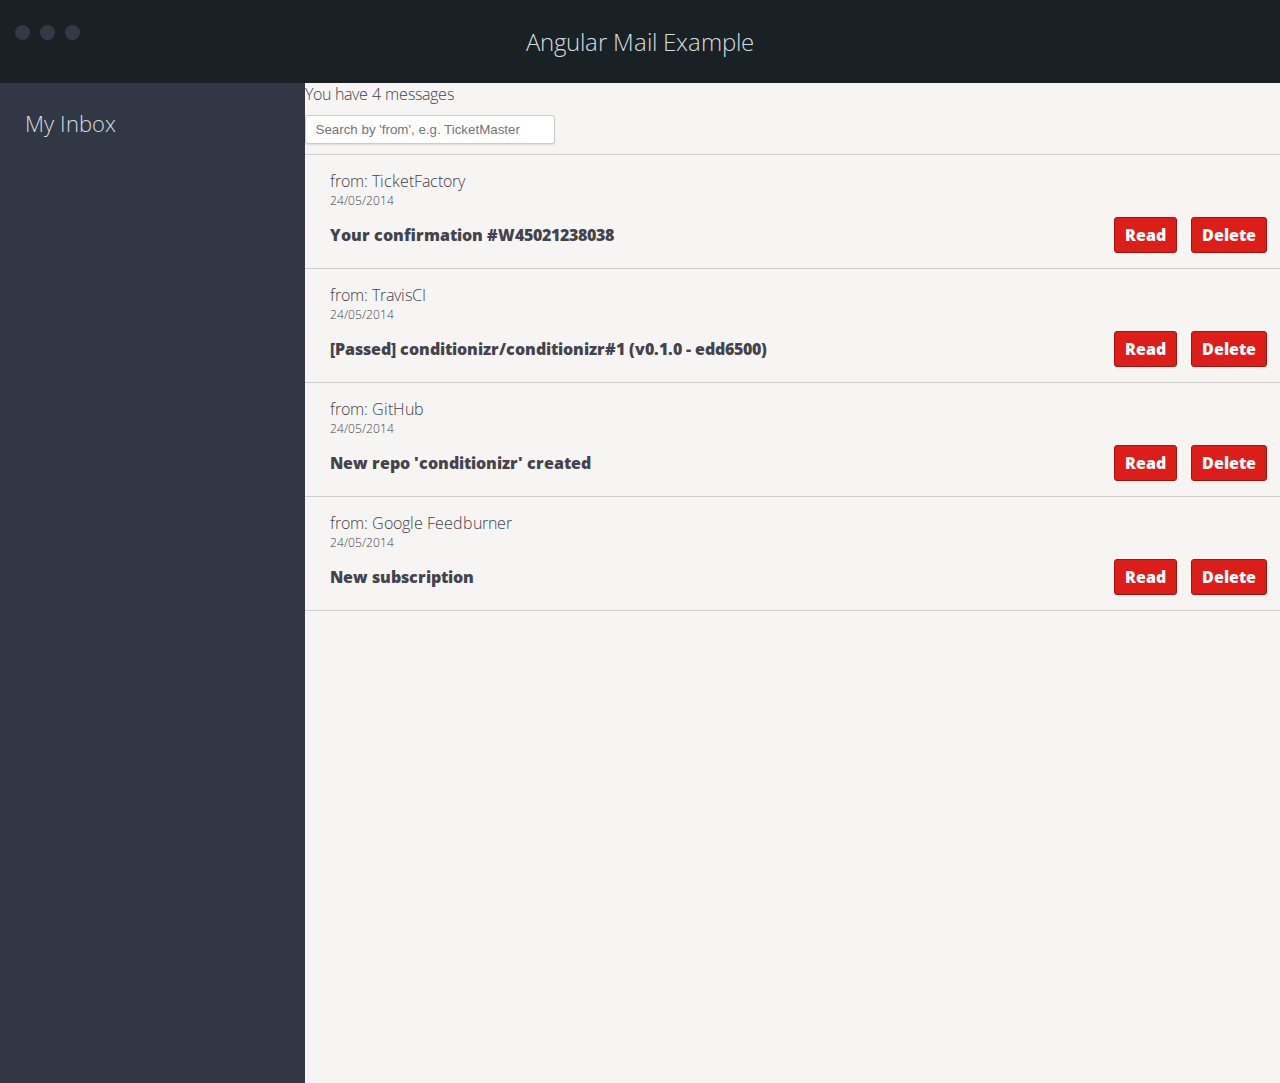
<file: index.html>
<!doctype html>
<html ng-app='EmailApp'>
    <head>
         <meta charset="utf-8">
         <title>AngularJS Email App</title>
         <link href="css/style.css" rel="stylesheet">
         <style>
             [ng\:cloak], [ng-cloak], [data-ng-cloak], [x-ng-cloak], .ng-cloak, .x-ng-cloak {
                 display: none !important;
             }
         </style>
          <link href='http://fonts.googleapis.com/css?family=Open+Sans:400,300,600,700' rel='stylesheet' type='text/css'>
    </head>   
    <body>
        <header class="header" role="banner">
            <div class="header__text">
                <p>Angular Mail Example</p>
            </div>
        </header>

        <main class="main" role="main">
            <div class="wrapper">
                <div ng-view class="flex"></div>
            </div> 
        </main>

        
        <!--Vendor libraries-->
        <script src="lib/jquery-1.11.1.js"></script>
        <script src="lib/angular.min.js"></script>
        <script src="lib/angular-route.js"></script>
        <script src="lib/angular-sanitize-v1.2.22.js"></script>

        <!--Application Files-->
        <script src="js/app.js"></script>
        <script src="js/controllers/InboxCtrl.js"></script>
         <script src="js/controllers/EmailCtrl.js"></script>
        <script src="js/factories/InboxFactory.js"></script>
        <script src="js/factories/EmailFactory.js"></script>
        <script src="js/directives/InboxDrctv.js"></script>
        <script src="js/directives/EmailDrctv.js"></script>
       
        
    </body>
</html>
</file>
<file: css/style.css>
* {
  box-sizing: border-box;
  margin: 0;
  padding: 0;
}
body {
  font-size: 16px;
  font-weight: 300;
  font-family: 'Open Sans', 'Helvetica Neue', Helvetica, Arial, sans-serif;
}

ul,
ol {
  list-style: none;
}

/**
 * header
 */
.header {
  padding: 25px 0;
  background: #192124;
  margin: 0 0 10px;
  color: #D5DDE0;
  text-align: center;
  margin-bottom: 0;
}

.header::before {
  content: '';
  width: 15px;
  height: 15px;
  background-color: #333948;
  display: block;
  border-radius: 100%;
  box-shadow: 25px 0 0 #333948, 50px 0 0 #333948;
  margin-left: 15px;
  position: absolute;
  top: 25px;
}

@media screen and (max-width: 640px) {
  .header::before {
    display: none;
  }
}

.header p {
  font-size: 24px;
  font-weight: 200;
}

.header p a {
  text-decoration: none;
  color: #D5DDE0;
  border-bottom: 1px solid #D5DDE0;
}

.header__text {
  font-weight: 900;
}
.header__text img {
  width: 150px;
}

.module.inbox-view {
  background-color: #313744;
  color: #D5DDE0;
  left: 0;
  width: 30%;
  padding: 25px;
}

.module.inbox-view h1 {
  font-weight: 300;
  font-size: 22px;
}

.module.directive {
  background-color: #F6F5F3;
  color: #44424C;
  right: 0;
  width: 100%;
}

.module.directive .email {
  padding: 25px;
}

.flex {
  display: flex;
  align-items: stretch;
  min-height: 1000px;
}

/**
 * inbox
 */
.inbox {

}
.inbox__list {

}
.inbox__list li {
  border-top: 1px solid #ccc;
  padding: 15px 0;
}
.inbox__list li:last-child {
  border-bottom: 1px solid #ccc;
}
.inbox__count {
  margin: 0 0 10px 0;
}

.search-bar {
  background-color: #E3E1E2;
  height: 105px;
  padding: 25px;
}

.inbox__search {
  border: 1px solid #ccc;
  border-radius: 3px;
  padding: 6px 10px;
  margin: 0 0 10px 0;
  width: 250px;
  box-shadow: 0 1px 2px rgba(0,0,0,.1);
}
.inbox__search:focus {
  outline: 0;
  border-color: #aaa;
}

.inbox__list-info {
  display: inline-block;
  left: 0;
  width: 80%;
  padding-left: 25px;
}

.inbox__list-date {
  font-size: 12px;
  margin-bottom: 15px;
}

.inbox__list-actions {
  margin: 10px 0 0;
  display: inline-block;
  right: 0;
  margin-left: 25px;
}
.inbox__list-subject {
  font-weight: 900;
}
.inbox__list-actions a {
  margin: 0 10px 0 0;
  font-weight: 900;
  display: inline-block;
  text-decoration: none;
  border: 1px solid #a6120d;
  border-radius: 3px;
  padding: 6px 10px;
  color: #fff;
  background: #dd1d18;
}
.inbox__list-actions a:hover {
  background: #a6120d;
}

li.no-emails {
  padding: 25px;
}

/**
 * email
 */
.email {

}
.email__info {
  border-top: 1px solid #ccc;
  border-bottom: 1px solid #ccc;
  padding: 15px 0;
}
.email__content {
  margin: 15px 0;
}
.email__content p {
  margin: 0 0 10px;
}
.email__reply,
.email__response a,
.email__back {
  margin: 10px 10px 0 0;
  font-weight: 900;
  display: inline-block;
  text-decoration: none;
  border: 1px solid #a6120d;
  border-radius: 3px;
  padding: 6px 10px;
  color: #fff;
  background: #dd1d18;
}
.email__reply:hover,
.email__response a:hover,
.email__back:hover {
  background: #a6120d;
}
.email__response {
  margin: 0 0 25px;
}
.email__response-text {
  border: 1px solid #ccc;
  border-radius: 3px;
  padding: 6px 10px;
  color: #222;
  width: 100%;
  max-width: 100%;
  min-height: 100px;
  outline: 0;
}
.email__response-text:focus {
  border-color: #aaa;
}

@media screen and (max-width: 840px) {
  .module.inbox-view {
    display: none;
  }
}
</file>
